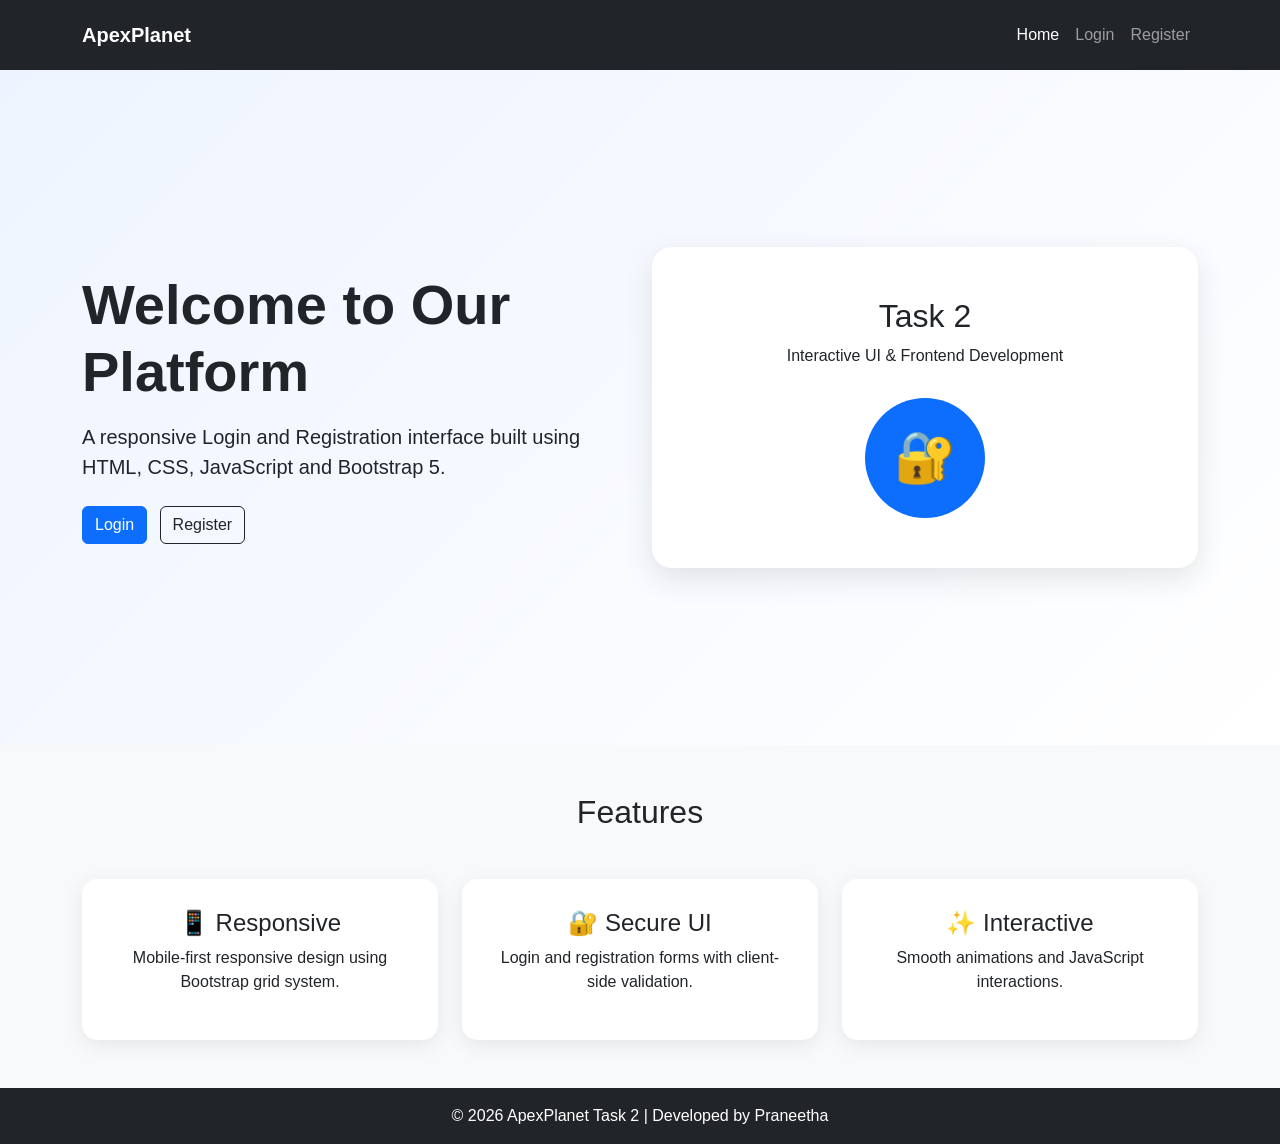
<file: index.html>
<!DOCTYPE html>
<html lang="en">

<head>

    <meta charset="UTF-8">

    <meta name="viewport"
          content="width=device-width, initial-scale=1.0">

    <title>Task 2 | ApexPlanet</title>

    <!-- Bootstrap CSS -->
    <link
        href="https://cdn.jsdelivr.net/npm/bootstrap@5.3.3/dist/css/bootstrap.min.css"
        rel="stylesheet">

    <!-- Custom CSS -->
    <link rel="stylesheet" href="style.css">

</head>

<body>

    <!-- Navbar -->

    <nav class="navbar navbar-expand-lg navbar-dark bg-dark">

        <div class="container">

            <a class="navbar-brand fw-bold" href="index.html">
                ApexPlanet
            </a>

            <button
                class="navbar-toggler"
                type="button"
                data-bs-toggle="collapse"
                data-bs-target="#navbarNav">

                <span class="navbar-toggler-icon"></span>

            </button>


            <div
                class="collapse navbar-collapse"
                id="navbarNav">

                <ul class="navbar-nav ms-auto">

                    <li class="nav-item">
                        <a class="nav-link active"
                           href="index.html">
                            Home
                        </a>
                    </li>

                    <li class="nav-item">
                        <a class="nav-link"
                           href="login.html">
                            Login
                        </a>
                    </li>

                    <li class="nav-item">
                        <a class="nav-link"
                           href="register.html">
                            Register
                        </a>
                    </li>

                </ul>

            </div>

        </div>

    </nav>


    <!-- Hero Section -->

    <section class="hero-section">

        <div class="container">

            <div class="row align-items-center">

                <div class="col-lg-6">

                    <h1 class="display-4 fw-bold">
                        Welcome to Our Platform
                    </h1>

                    <p class="lead mt-3">
                        A responsive Login and Registration
                        interface built using HTML, CSS,
                        JavaScript and Bootstrap 5.
                    </p>

                    <div class="mt-4">

                        <a href="login.html"
                           class="btn btn-primary me-2">
                            Login
                        </a>

                        <a href="register.html"
                           class="btn btn-outline-dark">
                            Register
                        </a>

                    </div>

                </div>


                <div class="col-lg-6 text-center mt-5 mt-lg-0">

                    <div class="welcome-card">

                        <h2>Task 2</h2>

                        <p>
                            Interactive UI & Frontend Development
                        </p>

                        <div class="icon-circle">
                            🔐
                        </div>

                    </div>

                </div>

            </div>

        </div>

    </section>


    <!-- Features -->

    <section class="features py-5">

        <div class="container">

            <h2 class="text-center mb-5">
                Features
            </h2>

            <div class="row g-4">

                <div class="col-md-4">

                    <div class="feature-card">

                        <h4>📱 Responsive</h4>

                        <p>
                            Mobile-first responsive design
                            using Bootstrap grid system.
                        </p>

                    </div>

                </div>


                <div class="col-md-4">

                    <div class="feature-card">

                        <h4>🔐 Secure UI</h4>

                        <p>
                            Login and registration forms
                            with client-side validation.
                        </p>

                    </div>

                </div>


                <div class="col-md-4">

                    <div class="feature-card">

                        <h4>✨ Interactive</h4>

                        <p>
                            Smooth animations and
                            JavaScript interactions.
                        </p>

                    </div>

                </div>

            </div>

        </div>

    </section>


    <!-- Footer -->

    <footer class="bg-dark text-white text-center py-3">

        <p class="mb-0">
            © 2026 ApexPlanet Task 2 | Developed by Praneetha
        </p>

    </footer>


    <!-- Bootstrap JS -->

    <script
        src="https://cdn.jsdelivr.net/npm/bootstrap@5.3.3/dist/js/bootstrap.bundle.min.js">
    </script>

</body>

</html>
</file>
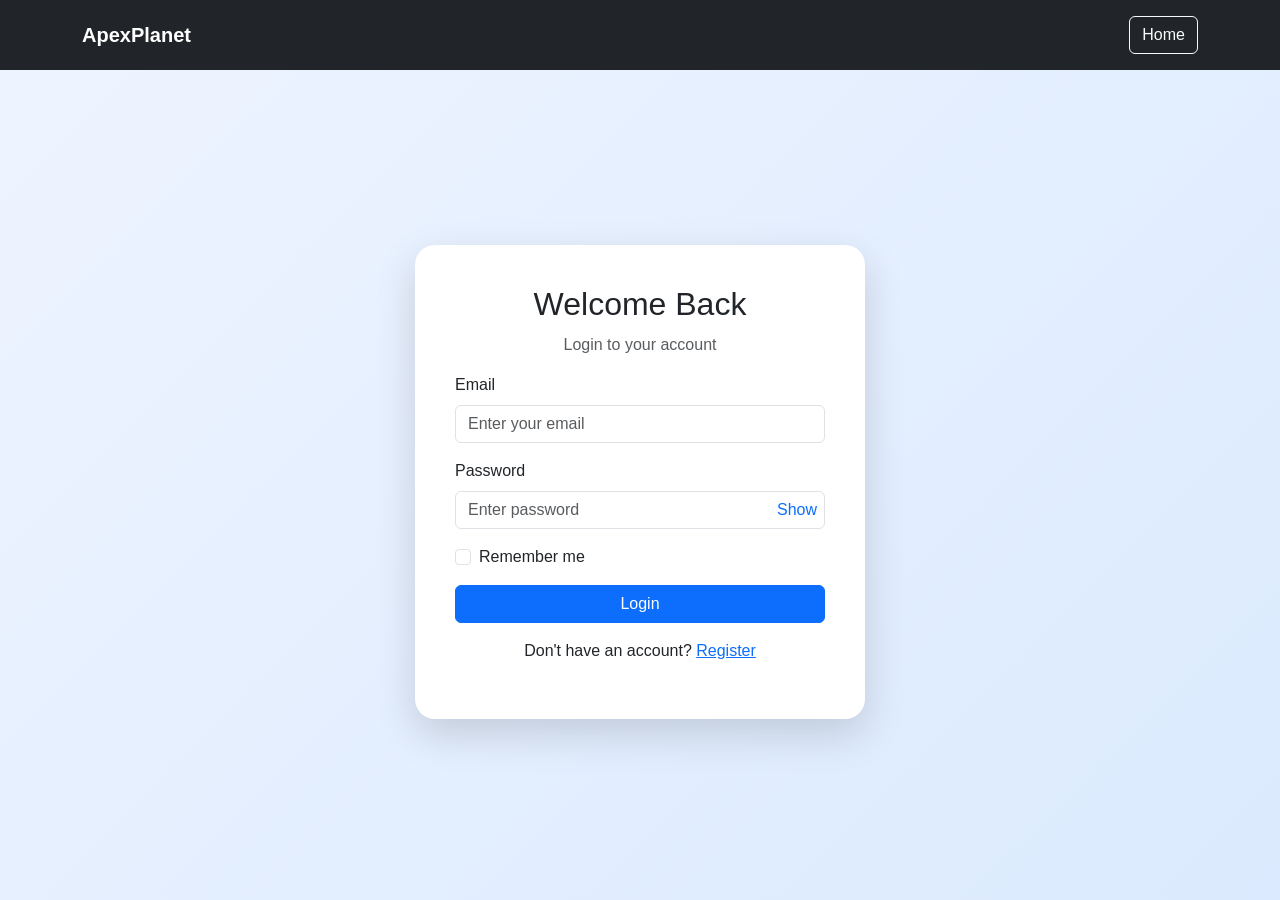
<file: login.html>
<!DOCTYPE html>
<html lang="en">

<head>

    <meta charset="UTF-8">

    <meta name="viewport"
          content="width=device-width, initial-scale=1.0">

    <title>Login | ApexPlanet</title>

    <link
        href="https://cdn.jsdelivr.net/npm/bootstrap@5.3.3/dist/css/bootstrap.min.css"
        rel="stylesheet">

    <link rel="stylesheet" href="style.css">

</head>

<body class="auth-body">


    <!-- Navbar -->

    <nav class="navbar navbar-dark bg-dark">

        <div class="container">

            <a class="navbar-brand fw-bold"
               href="index.html">

                ApexPlanet

            </a>

            <a href="index.html"
               class="btn btn-outline-light">

                Home

            </a>

        </div>

    </nav>


    <!-- Login -->

    <div class="auth-container">

        <div class="auth-card">

            <h2 class="text-center">
                Welcome Back
            </h2>

            <p class="text-center text-muted">
                Login to your account
            </p>


            <form id="loginForm">


                <!-- Email -->

                <div class="mb-3">

                    <label class="form-label">
                        Email
                    </label>

                    <input
                        type="email"
                        id="loginEmail"
                        class="form-control"
                        placeholder="Enter your email"
                        required>

                </div>


                <!-- Password -->

                <div class="mb-3">

                    <label class="form-label">
                        Password
                    </label>

                    <div class="password-box">

                        <input
                            type="password"
                            id="loginPassword"
                            class="form-control"
                            placeholder="Enter password"
                            required>

                        <button
                            type="button"
                            class="password-toggle"
                            onclick="togglePassword('loginPassword', this)">

                            Show

                        </button>

                    </div>

                </div>


                <!-- Remember -->

                <div class="form-check mb-3">

                    <input
                        class="form-check-input"
                        type="checkbox"
                        id="remember">

                    <label
                        class="form-check-label"
                        for="remember">

                        Remember me

                    </label>

                </div>


                <button
                    type="submit"
                    class="btn btn-primary w-100">

                    Login

                </button>


                <p
                    id="loginMessage"
                    class="text-center mt-3">
                </p>


                <p class="text-center mt-3">

                    Don't have an account?

                    <a href="register.html">
                        Register
                    </a>

                </p>

            </form>

        </div>

    </div>


    <script src="script.js"></script>

</body>

</html>
</file>
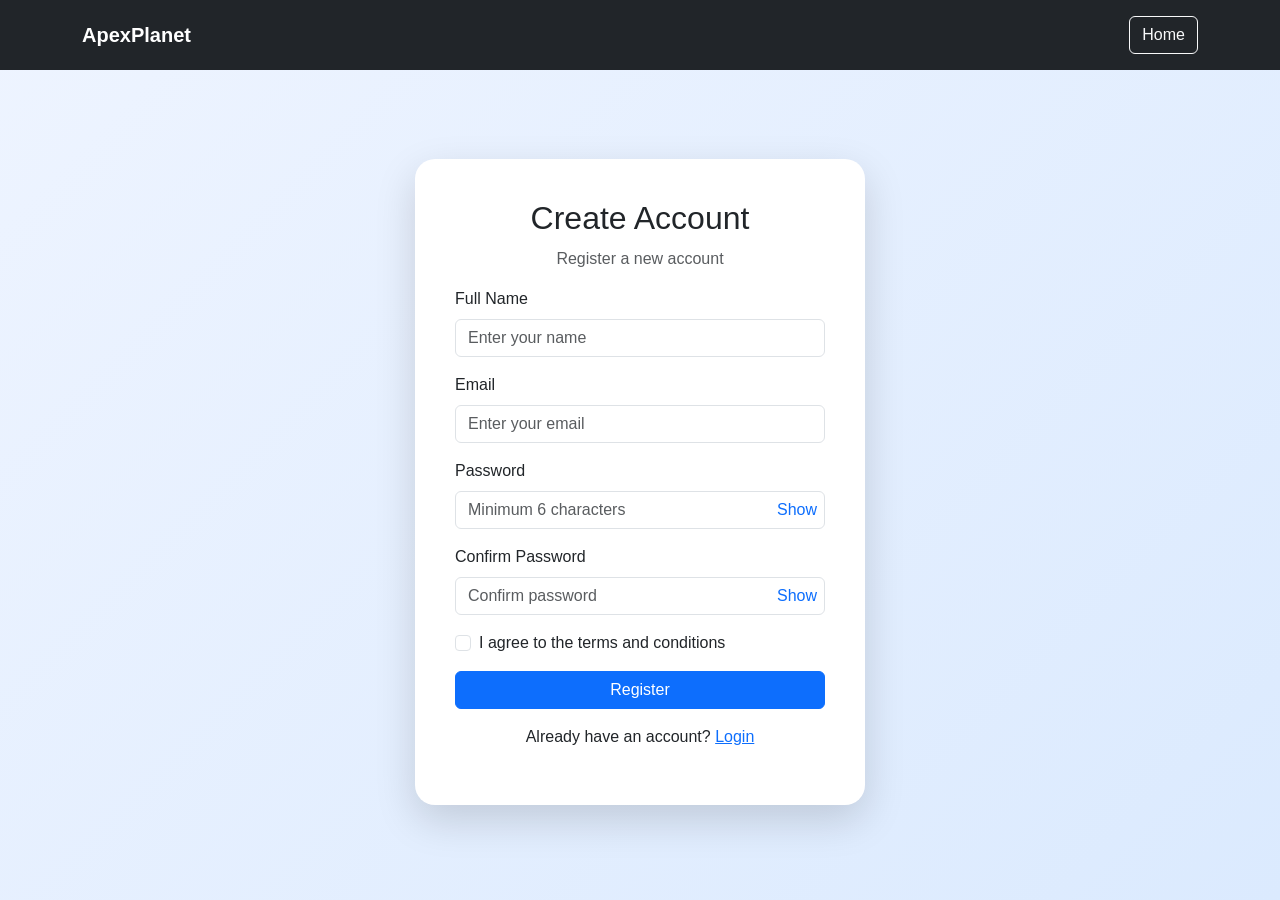
<file: register.html>
<!DOCTYPE html>
<html lang="en">

<head>

    <meta charset="UTF-8">

    <meta name="viewport"
          content="width=device-width, initial-scale=1.0">

    <title>Register | ApexPlanet</title>

    <link
        href="https://cdn.jsdelivr.net/npm/bootstrap@5.3.3/dist/css/bootstrap.min.css"
        rel="stylesheet">

    <link rel="stylesheet" href="style.css">

</head>

<body class="auth-body">


    <!-- Navbar -->

    <nav class="navbar navbar-dark bg-dark">

        <div class="container">

            <a class="navbar-brand fw-bold"
               href="index.html">

                ApexPlanet

            </a>

            <a href="index.html"
               class="btn btn-outline-light">

                Home

            </a>

        </div>

    </nav>


    <!-- Registration -->

    <div class="auth-container">

        <div class="auth-card">

            <h2 class="text-center">
                Create Account
            </h2>

            <p class="text-center text-muted">
                Register a new account
            </p>


            <form id="registerForm">


                <!-- Name -->

                <div class="mb-3">

                    <label class="form-label">
                        Full Name
                    </label>

                    <input
                        type="text"
                        id="name"
                        class="form-control"
                        placeholder="Enter your name"
                        required>

                </div>


                <!-- Email -->

                <div class="mb-3">

                    <label class="form-label">
                        Email
                    </label>

                    <input
                        type="email"
                        id="email"
                        class="form-control"
                        placeholder="Enter your email"
                        required>

                </div>


                <!-- Password -->

                <div class="mb-3">

                    <label class="form-label">
                        Password
                    </label>

                    <div class="password-box">

                        <input
                            type="password"
                            id="password"
                            class="form-control"
                            placeholder="Minimum 6 characters"
                            required>

                        <button
                            type="button"
                            class="password-toggle"
                            onclick="togglePassword('password', this)">

                            Show

                        </button>

                    </div>

                </div>


                <!-- Confirm Password -->

                <div class="mb-3">

                    <label class="form-label">
                        Confirm Password
                    </label>

                    <div class="password-box">

                        <input
                            type="password"
                            id="confirmPassword"
                            class="form-control"
                            placeholder="Confirm password"
                            required>

                        <button
                            type="button"
                            class="password-toggle"
                            onclick="togglePassword('confirmPassword', this)">

                            Show

                        </button>

                    </div>

                </div>


                <!-- Terms -->

                <div class="form-check mb-3">

                    <input
                        class="form-check-input"
                        type="checkbox"
                        id="terms"
                        required>

                    <label
                        class="form-check-label"
                        for="terms">

                        I agree to the terms and conditions

                    </label>

                </div>


                <button
                    type="submit"
                    class="btn btn-primary w-100">

                    Register

                </button>


                <p
                    id="registerMessage"
                    class="text-center mt-3">
                </p>


                <p class="text-center mt-3">

                    Already have an account?

                    <a href="login.html">
                        Login
                    </a>

                </p>

            </form>

        </div>

    </div>


    <script src="script.js"></script>

</body>

</html>
</file>
<file: style.css>
* {
    margin: 0;
    padding: 0;
    box-sizing: border-box;
}

body {
    font-family: Arial, sans-serif;
}


/* Navbar */

.navbar {
    padding: 15px 0;
}


/* Hero */

.hero-section {
    min-height: 75vh;

    display: flex;
    align-items: center;

    padding: 70px 0;

    background: linear-gradient(
        135deg,
        #eef4ff,
        #ffffff
    );
}

.hero-section h1 {
    animation: slideLeft 1s ease;
}

.hero-section p {
    animation: slideLeft 1.3s ease;
}


/* Welcome Card */

.welcome-card {
    padding: 50px;

    border-radius: 20px;

    background: white;

    box-shadow:
        0 10px 30px rgba(0, 0, 0, 0.1);

    animation: floating 3s infinite ease-in-out;
}

.icon-circle {
    width: 120px;
    height: 120px;

    margin: 30px auto 0;

    display: flex;
    align-items: center;
    justify-content: center;

    border-radius: 50%;

    background: #0d6efd;

    font-size: 50px;
}


/* Features */

.features {
    background: #f8f9fa;
}

.feature-card {
    height: 100%;

    padding: 30px;

    background: white;

    border-radius: 15px;

    text-align: center;

    box-shadow:
        0 5px 20px rgba(0, 0, 0, 0.08);

    transition: 0.3s;
}

.feature-card:hover {
    transform: translateY(-8px);
}


/* Authentication */

.auth-body {
    min-height: 100vh;

    background: linear-gradient(
        135deg,
        #eef4ff,
        #dbeafe
    );
}

.auth-container {
    min-height: calc(100vh - 76px);

    display: flex;

    justify-content: center;

    align-items: center;

    padding: 30px;
}

.auth-card {
    width: 100%;

    max-width: 450px;

    padding: 40px;

    background: white;

    border-radius: 20px;

    box-shadow:
        0 15px 40px rgba(0, 0, 0, 0.15);

    animation: fadeIn 0.8s ease;
}

.auth-card h2 {
    margin-bottom: 10px;
}


/* Password */

.password-box {
    position: relative;
}

.password-box input {
    padding-right: 70px;
}

.password-toggle {
    position: absolute;

    right: 8px;
    top: 50%;

    transform: translateY(-50%);

    border: none;

    background: transparent;

    color: #0d6efd;

    cursor: pointer;
}


/* Animations */

@keyframes fadeIn {

    from {
        opacity: 0;
        transform: translateY(30px);
    }

    to {
        opacity: 1;
        transform: translateY(0);
    }

}

@keyframes slideLeft {

    from {
        opacity: 0;
        transform: translateX(-50px);
    }

    to {
        opacity: 1;
        transform: translateX(0);
    }

}

@keyframes floating {

    0% {
        transform: translateY(0);
    }

    50% {
        transform: translateY(-10px);
    }

    100% {
        transform: translateY(0);
    }

}


/* Mobile */

@media (max-width: 768px) {

    .hero-section {
        text-align: center;

        padding: 50px 20px;
    }

    .hero-section h1 {
        font-size: 35px;
    }

    .welcome-card {
        padding: 30px;
    }

    .auth-card {
        padding: 25px;
    }

}
</file>
